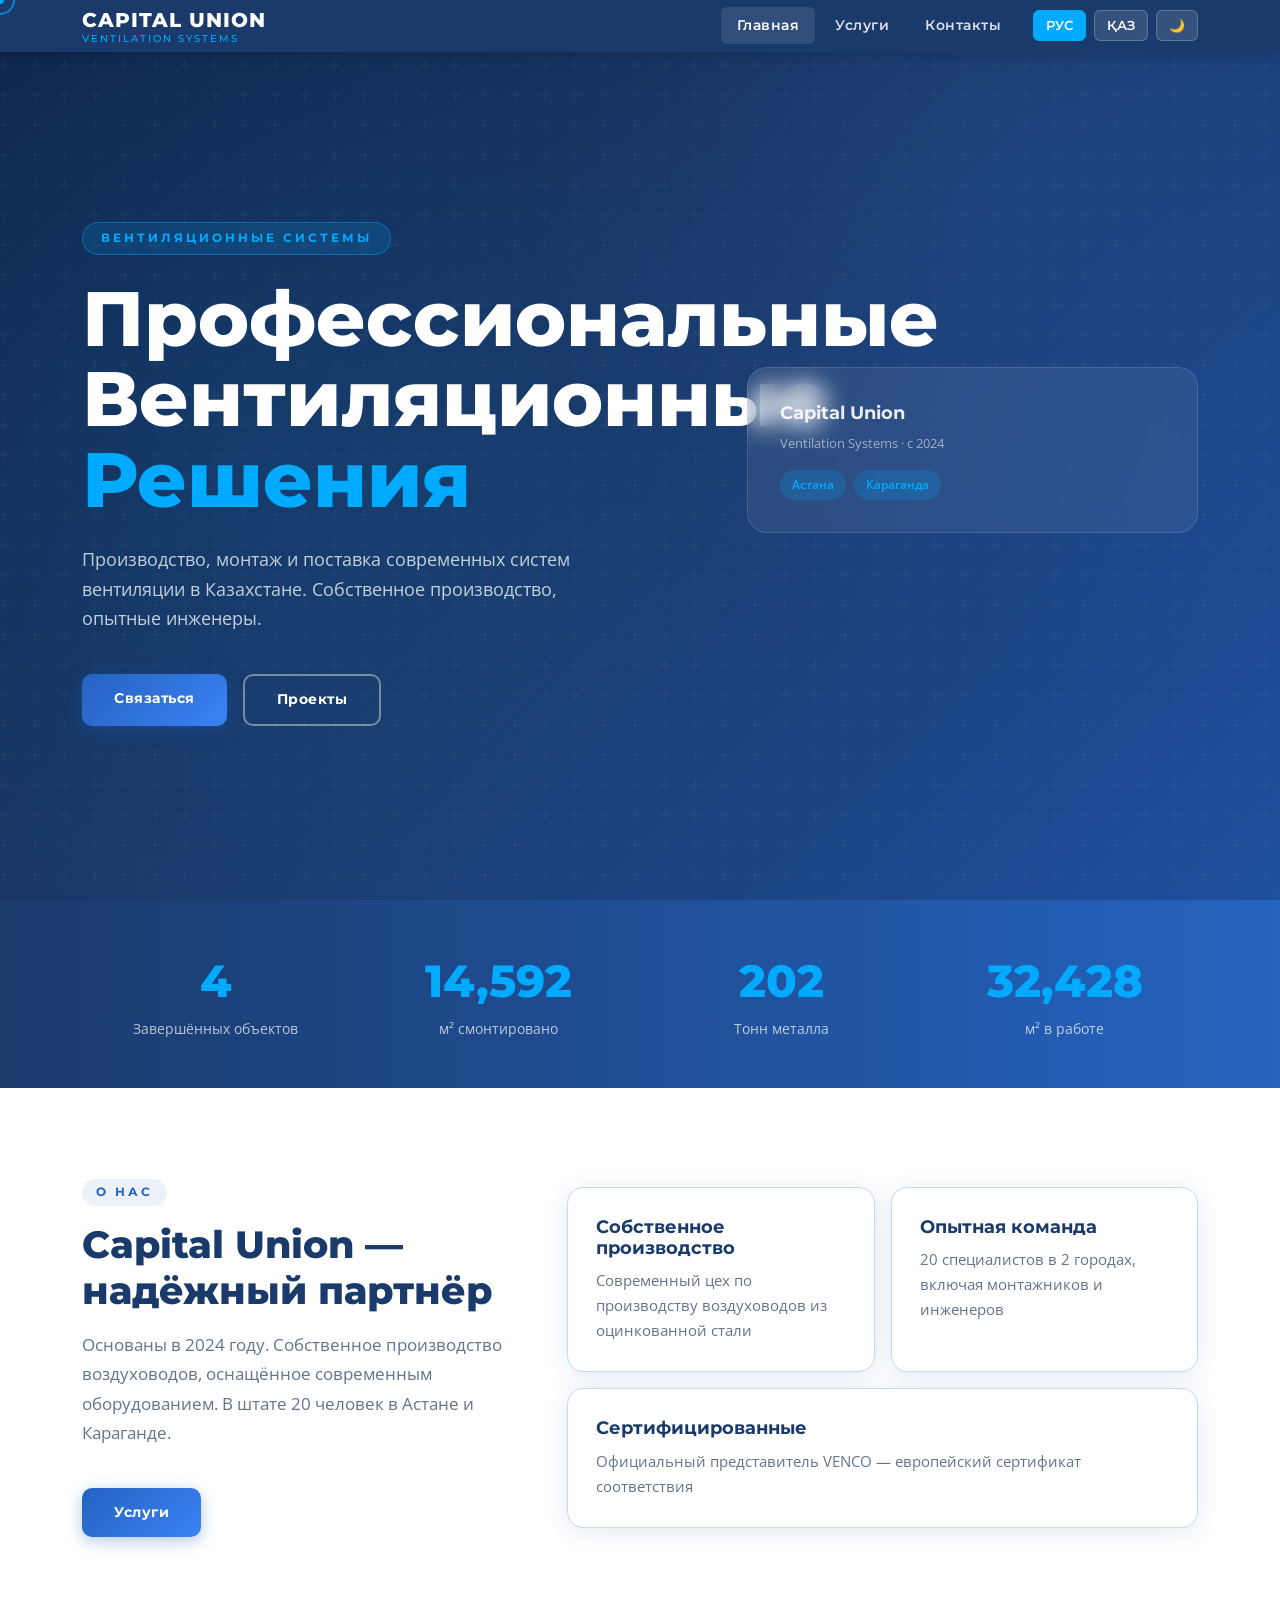
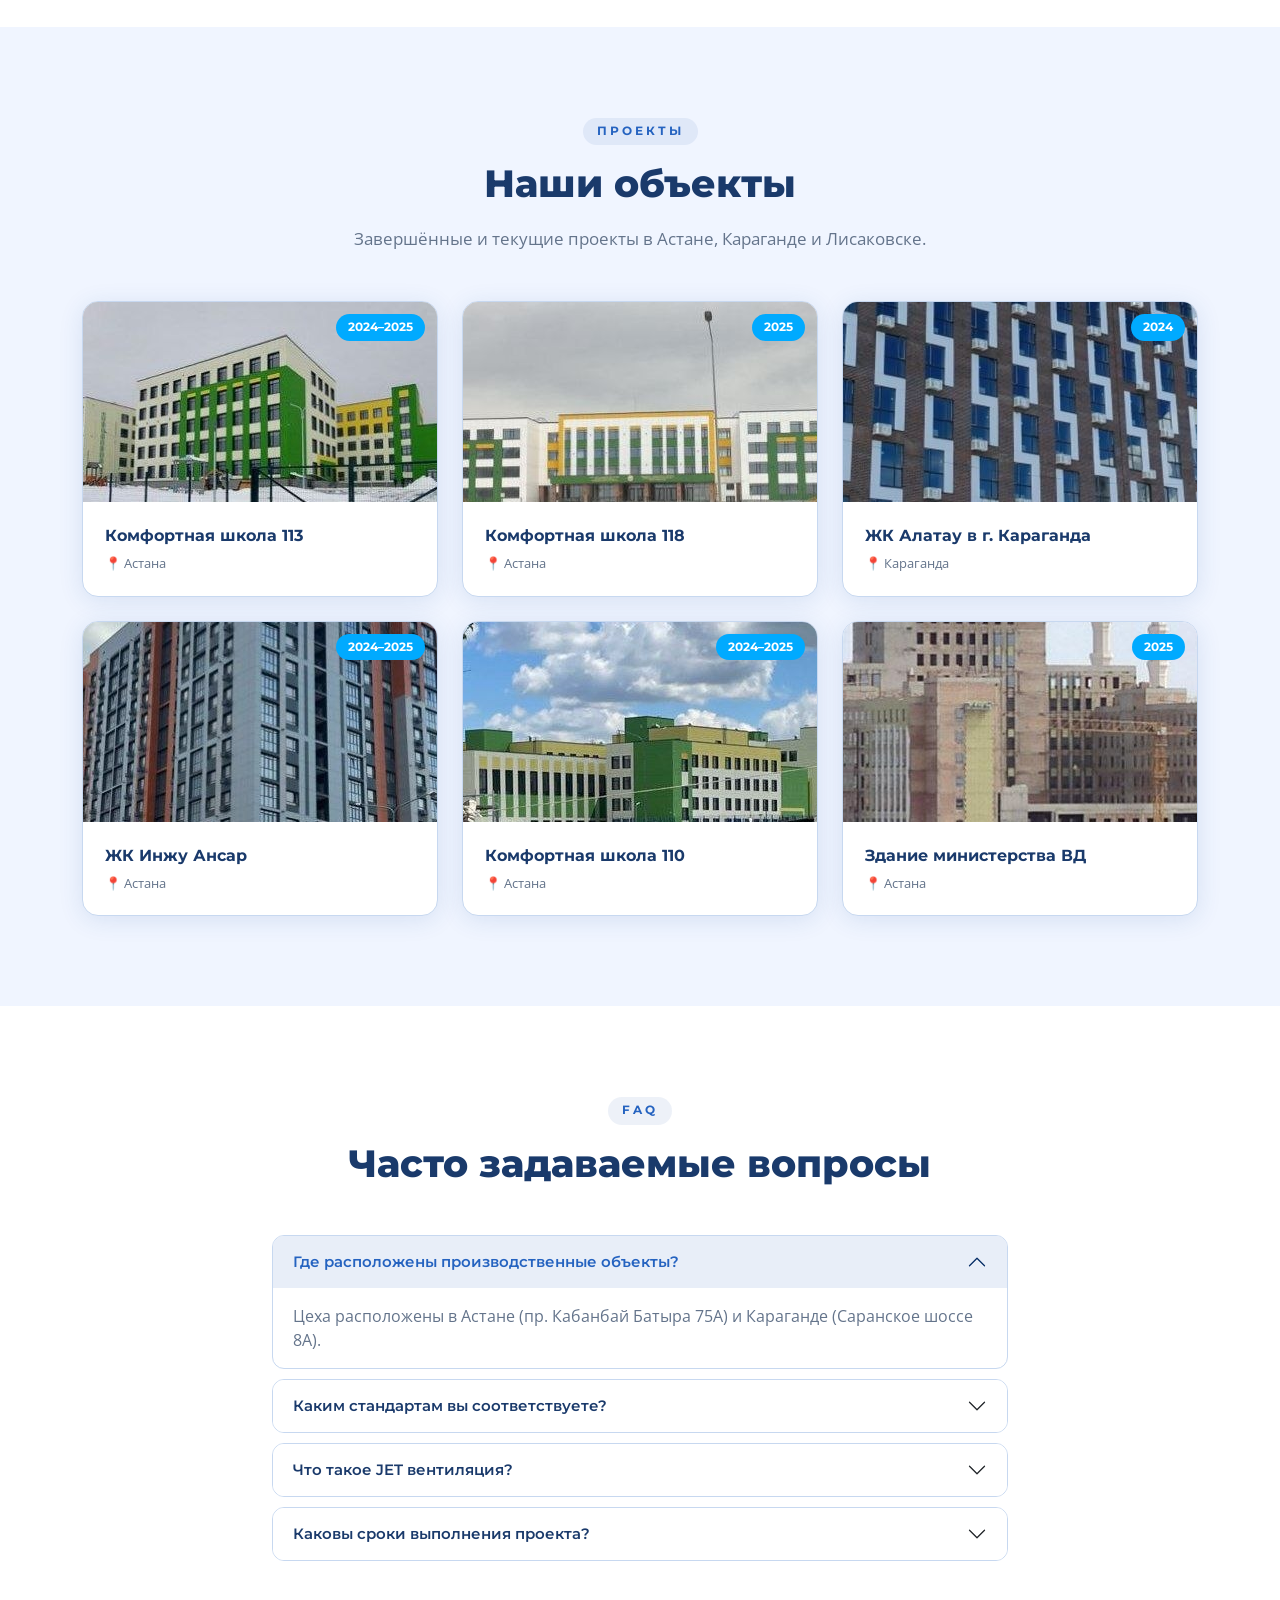
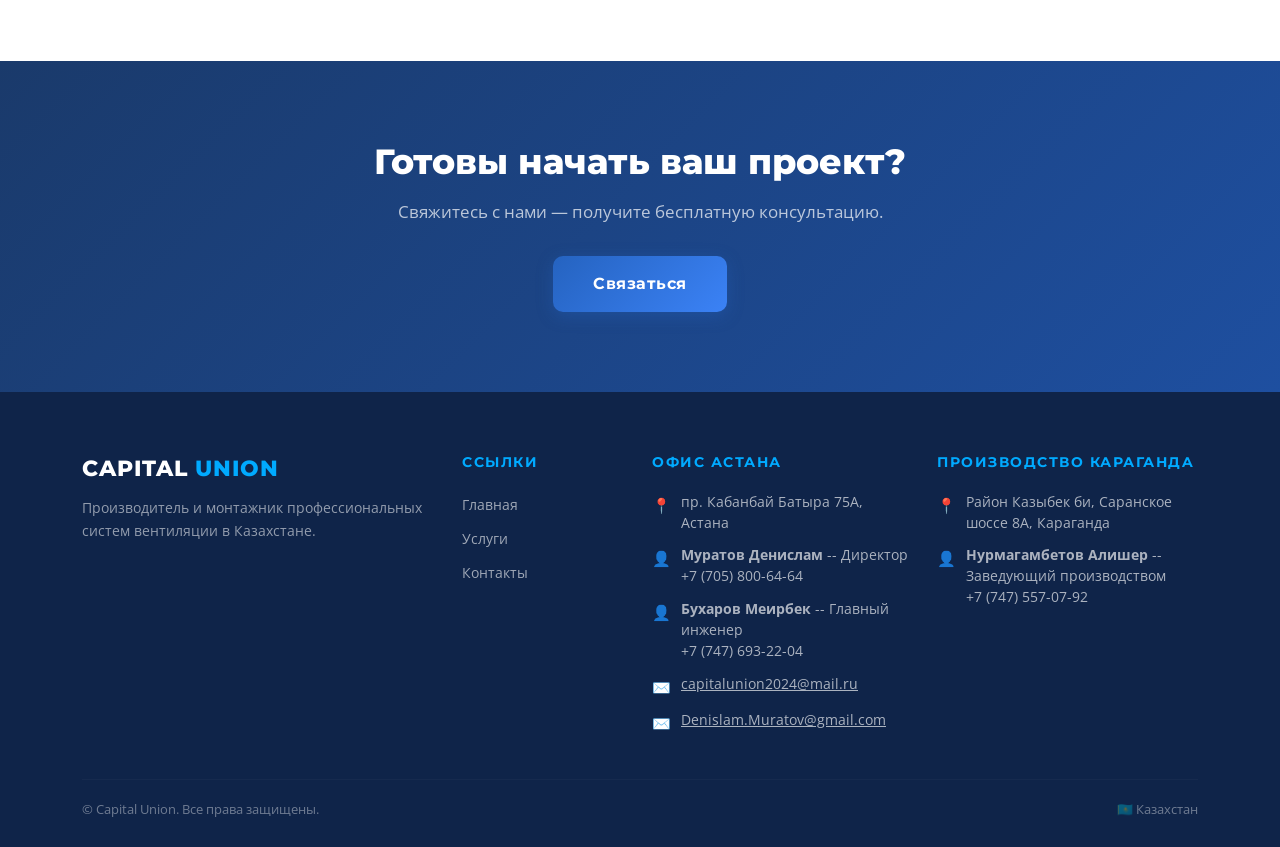
<file: index.html>
<!DOCTYPE html>
<html lang="ru">
<head>
  <meta charset="UTF-8">
  <meta name="viewport" content="width=device-width, initial-scale=1.0">
  <title>Capital Union — Вентиляционные решения</title>
  <link rel="stylesheet" href="https://cdn.jsdelivr.net/npm/bootstrap@5.3.3/dist/css/bootstrap.min.css">
  <link rel="stylesheet" href="style.css">
  <link rel="icon" type="image/jpg" href="favicon.jpg">
</head>
<body>

<div id="navbar-placeholder"></div>
<section class="hero-section" id="hero">
  <div class="hero-bg-pattern"></div>
  <div class="container">
    <div class="row align-items-center min-vh-100 py-5">
      <div class="col-lg-7 hero-content pt-5">
        <div class="hero-eyebrow" data-i18n="hero_eyebrow">Вентиляционные системы</div>
        <h1 class="hero-title">
          <span data-i18n="hero_title_1">Профессиональные</span><br>
          <span data-i18n="hero_title_2">Вентиляционные</span><br>
          <span class="accent-word" data-i18n="hero_title_accent">Решения</span>
        </h1>
        <p class="hero-subtitle" data-i18n="hero_subtitle">
          Производство, монтаж и поставка современных систем вентиляции в Казахстане.
        </p>
        <div class="d-flex flex-wrap gap-3">
          <a href="contact.html" class="btn btn-cu-primary" data-i18n="hero_btn_primary">Связаться</a>
          <a href="#projects" class="btn btn-cu-outline" data-i18n="hero_btn_outline">Проекты</a>
        </div>
      </div>
      <div class="col-lg-5 d-none d-lg-block hero-visual">
        <div class="hero-card-float">
          <div style="color:rgba(255,255,255,0.9);font-family:'Montserrat',sans-serif;font-weight:700;font-size:1.1rem;margin-bottom:8px;">Capital Union</div>
          <div style="color:rgba(255,255,255,0.55);font-size:0.82rem;">Ventilation Systems · с 2024</div>
          <div class="mt-3 d-flex gap-2 flex-wrap">
            <span style="background:rgba(0,170,255,0.2);color:#00aaff;padding:6px 12px;border-radius:20px;font-size:0.75rem;font-weight:600;">Астана</span>
            <span style="background:rgba(0,170,255,0.2);color:#00aaff;padding:6px 12px;border-radius:20px;font-size:0.75rem;font-weight:600;">Карагандa</span>
          </div>
        </div>
      </div>
    </div>
  </div>
</section>

<div class="stats-strip">
  <div class="container">
    <div class="row g-3 text-center">
      <div class="col-6 col-md-3 stat-item">
        <span class="num counter-num" data-target="6">6</span>
        <span class="lbl" data-i18n="stat1_lbl">Завершённых объектов</span>
      </div>
      <div class="col-6 col-md-3 stat-item">
        <span class="num counter-num" data-target="18000">18 000</span>
        <span class="lbl" data-i18n="stat2_lbl">м² воздуховодов смонтировано</span>
      </div>
      <div class="col-6 col-md-3 stat-item">
        <span class="num counter-num" data-target="250">250</span>
        <span class="lbl" data-i18n="stat3_lbl">Тонн металла</span>
      </div>
      <div class="col-6 col-md-3 stat-item">
        <span class="num counter-num" data-target="40000">40 000</span>
        <span class="lbl" data-i18n="stat4_lbl">м² в работе</span>
      </div>
    </div>
  </div>
</div>

<section class="section-pad section-white" id="about">
  <div class="container">
    <div class="row align-items-center g-5">
      <div class="col-lg-5 reveal-left">
        <div class="section-eyebrow" data-i18n="about_eyebrow">О нас</div>
        <h2 class="section-title" data-i18n="about_title">Capital Union — надёжный партнёр</h2>
        <p class="section-desc" data-i18n="about_desc">Основаны в 2024 году. Собственное производство воздуховодов.</p>
        <a href="services.html" class="btn btn-cu-primary mt-4" data-i18n="nav_services">Услуги</a>
      </div>
      <div class="col-lg-7">
        <div class="row g-3">
          <div class="col-md-6 reveal" style="transition-delay:0.1s">
            <div class="cu-card h-100">
              <div class="card-body">
                <h5 class="card-title" data-i18n="about_feat1">Собственное производство</h5>
                <p class="card-text" data-i18n="about_feat1d">Современный цех по производству воздуховодов</p>
              </div>
            </div>
          </div>
          <div class="col-md-6 reveal" style="transition-delay:0.2s">
            <div class="cu-card h-100">
              <div class="card-body">
                <h5 class="card-title" data-i18n="about_feat2">Опытная команда</h5>
                <p class="card-text" data-i18n="about_feat2d">20 специалистов в 2 городах</p>
              </div>
            </div>
          </div>
          <div class="col-12 reveal" style="transition-delay:0.3s">
            <div class="cu-card">
              <div class="card-body">
                <h5 class="card-title" data-i18n="about_feat3">Сертифицированные</h5>
                <p class="card-text" data-i18n="about_feat3d">Официальный представитель VENCO</p>
              </div>
            </div>
          </div>
        </div>
      </div>
    </div>
  </div>
</section>

<section class="section-pad section-bg" id="projects">
  <div class="container">
    <div class="text-center mb-5 reveal">
      <div class="section-eyebrow" data-i18n="proj_eyebrow">Проекты</div>
      <h2 class="section-title" data-i18n="proj_title">Наши объекты</h2>
      <p class="section-desc mx-auto" data-i18n="proj_desc">Завершённые и текущие проекты.</p>
    </div>
    <div class="row g-4">
      <div class="col-md-6 col-lg-4 reveal" style="transition-delay:0.0s">
        <div class="project-card" data-bs-toggle="modal" data-bs-target="#projModal1" style="cursor:none">
          <div class="proj-img-wrap">
            <img src="113.png" alt="113">
            <span class="proj-year">2024–2025</span></div>
          <div class="proj-body">
            <div class="proj-title">Комфортная школа 113</div>
            <div class="proj-city">📍 Астана</div>
          </div>
        </div>
      </div>
      <div class="col-md-6 col-lg-4 reveal" style="transition-delay:0.1s">
        <div class="project-card" data-bs-toggle="modal" data-bs-target="#projModal2" style="cursor:none">
          <div class="proj-img-wrap">
            <img src="118.png" alt="118">
            <span class="proj-year">2025</span></div>
          <div class="proj-body">
            <div class="proj-title">Комфортная школа 118</div>
            <div class="proj-city">📍 Астана</div>
          </div>
        </div>
      </div>
      <div class="col-md-6 col-lg-4 reveal" style="transition-delay:0.2s">
        <div class="project-card" data-bs-toggle="modal" data-bs-target="#projModal3" style="cursor:none">
          <div class="proj-img-wrap">
            <img src="alatau.png" alt="alatau">
            <span class="proj-year">2024</span></div>
          <div class="proj-body">
            <div class="proj-title">ЖК Алатау в г. Карагандa</div>
            <div class="proj-city">📍 Карагандa</div>
          </div>
        </div>
      </div>
      <div class="col-md-6 col-lg-4 reveal" style="transition-delay:0.3s">
        <div class="project-card" data-bs-toggle="modal" data-bs-target="#projModal4" style="cursor:none">
          <div class="proj-img-wrap">
            <img src="inzhu.png" alt="inzhu">
            <span class="proj-year">2024–2025</span></div>
          <div class="proj-body">
            <div class="proj-title">ЖК Инжу Ансар</div>
            <div class="proj-city">📍 Астана</div>
          </div>
        </div>
      </div>
      <div class="col-md-6 col-lg-4 reveal" style="transition-delay:0.4s">
        <div class="project-card" data-bs-toggle="modal" data-bs-target="#projModal5" style="cursor:none">
          <div class="proj-img-wrap">
            <img src="110.png" alt="110">
            <span class="proj-year">2024–2025</span></div>
          <div class="proj-body">
            <div class="proj-title">Комфортная школа 110</div>
            <div class="proj-city">📍 Астана</div>
          </div>
        </div>
      </div>
      <div class="col-md-6 col-lg-4 reveal" style="transition-delay:0.5s">
        <div class="project-card" data-bs-toggle="modal" data-bs-target="#projModal6" style="cursor:none">
          <div class="proj-img-wrap">
            <img src="mvd.png" alt="mvd">
            <span class="proj-year">2025</span></div>
          <div class="proj-body">
            <div class="proj-title">Здание министерства ВД</div>
            <div class="proj-city">📍 Астана</div>
          </div>
        </div>
      </div>
    </div>
  </div>
</section>

<section class="section-pad section-white" id="faq">
  <div class="container">
    <div class="row justify-content-center">
      <div class="col-lg-8">
        <div class="text-center mb-5 reveal">
          <div class="section-eyebrow" data-i18n="faq_eyebrow">FAQ</div>
          <h2 class="section-title" data-i18n="faq_title">Часто задаваемые вопросы</h2>
        </div>
        <div class="accordion reveal" id="faqAccordion">
          <div class="accordion-item">
            <h2 class="accordion-header">
              <button class="accordion-button" type="button" data-bs-toggle="collapse" data-bs-target="#faq1">
                <span data-i18n="faq_q1">Где расположены производственные объекты?</span>
              </button>
            </h2>
            <div id="faq1" class="accordion-collapse collapse show" data-bs-parent="#faqAccordion">
              <div class="accordion-body" style="color:var(--cu-gray);" data-i18n="faq_a1">Цеха расположены в Астане и Карагандe.</div>
            </div>
          </div>
          <div class="accordion-item">
            <h2 class="accordion-header">
              <button class="accordion-button collapsed" type="button" data-bs-toggle="collapse" data-bs-target="#faq2">
                <span data-i18n="faq_q2">Каким стандартам вы соответствуете?</span>
              </button>
            </h2>
            <div id="faq2" class="accordion-collapse collapse" data-bs-parent="#faqAccordion">
              <div class="accordion-body" style="color:var(--cu-gray);" data-i18n="faq_a2">Всё оборудование VENCO имеет европейский сертификат.</div>
            </div>
          </div>
          <div class="accordion-item">
            <h2 class="accordion-header">
              <button class="accordion-button collapsed" type="button" data-bs-toggle="collapse" data-bs-target="#faq3">
                <span data-i18n="faq_q3">Что такое JET вентиляция?</span>
              </button>
            </h2>
            <div id="faq3" class="accordion-collapse collapse" data-bs-parent="#faqAccordion">
              <div class="accordion-body" style="color:var(--cu-gray);" data-i18n="faq_a3">JET вентиляция — система для паркингов.</div>
            </div>
          </div>
          <div class="accordion-item">
            <h2 class="accordion-header">
              <button class="accordion-button collapsed" type="button" data-bs-toggle="collapse" data-bs-target="#faq4">
                <span data-i18n="faq_q4">Каковы сроки выполнения проекта?</span>
              </button>
            </h2>
            <div id="faq4" class="accordion-collapse collapse" data-bs-parent="#faqAccordion">
              <div class="accordion-body" style="color:var(--cu-gray);" data-i18n="faq_a4">Зависит от объёма объекта. 2–4 недели или 3–6 месяцев.</div>
            </div>
          </div>
        </div>
      </div>
    </div>
  </div>
</section>

<section style="background:linear-gradient(135deg,#1a3a6b,#1e4fa0);padding:80px 0;">
  <div class="container text-center reveal">
    <h2 style="font-family:'Montserrat',sans-serif;font-weight:800;color:#fff;font-size:2.2rem;margin-bottom:16px;" data-i18n="cta_title">Готовы начать ваш проект?</h2>
    <p style="color:rgba(255,255,255,0.7);font-size:1.05rem;margin-bottom:32px;" data-i18n="cta_desc">Свяжитесь с нами — получите бесплатную консультацию.</p>
    <a href="contact.html" class="btn btn-cu-primary" style="font-size:1rem;padding:16px 40px;" data-i18n="cta_btn">Связаться</a>
  </div>
</section>

<div id="footer-placeholder"></div>

<div class="modal fade" id="projModal1" tabindex="-1">
  <div class="modal-dialog modal-dialog-centered">
    <div class="modal-content">
      <div class="modal-header">
        <h5 class="modal-title"> Комфортная школа 113</h5>
        <button type="button" class="btn-close btn-close-white" data-bs-dismiss="modal"></button>
      </div>
      <div class="modal-body">
        <p><strong>Год:</strong> 2024–2025 &nbsp; <strong>Город:</strong> Астана</p>
        <p>Монтаж полного комплекса вентиляционных систем. Сдан в срок.</p>
      </div>
    </div>
  </div>
</div>
<div class="modal fade" id="projModal2" tabindex="-1">
  <div class="modal-dialog modal-dialog-centered">
    <div class="modal-content">
      <div class="modal-header">
        <h5 class="modal-title"> Комфортная школа 118</h5>
        <button type="button" class="btn-close btn-close-white" data-bs-dismiss="modal"></button>
      </div>
      <div class="modal-body">
        <p><strong>Год:</strong> 2025 &nbsp; <strong>Город:</strong> Астана</p>
        <p>Крупный образовательный объект. Полный цикл — производство, доставка, монтаж.</p>
      </div>
    </div>
  </div>
</div>
<div class="modal fade" id="projModal3" tabindex="-1">
  <div class="modal-dialog modal-dialog-centered">
    <div class="modal-content">
      <div class="modal-header">
        <h5 class="modal-title"> ЖК в г. Карагандa</h5>
        <button type="button" class="btn-close btn-close-white" data-bs-dismiss="modal"></button>
      </div>
      <div class="modal-body">
        <p><strong>Год:</strong> 2024 &nbsp; <strong>Город:</strong> Карагандa</p>
        <p>Один из первых объектов компании. Успешно завершён в 2024 году.</p>
      </div>
    </div>
  </div>
</div>
<div class="modal fade" id="projModal4" tabindex="-1">
  <div class="modal-dialog modal-dialog-centered">
    <div class="modal-content">
      <div class="modal-header">
        <h5 class="modal-title"> ЖК Инжу Ансар</h5>
        <button type="button" class="btn-close btn-close-white" data-bs-dismiss="modal"></button>
      </div>
      <div class="modal-body">
        <p><strong>Год:</strong> 2024–2025 &nbsp; <strong>Город:</strong> Астана</p>
        <p>Жилой комплекс в Астане. Монтаж вентиляции для многоэтажного здания.</p>
      </div>
    </div>
  </div>
</div>
<div class="modal fade" id="projModal5" tabindex="-1">
  <div class="modal-dialog modal-dialog-centered">
    <div class="modal-content">
      <div class="modal-header">
        <h5 class="modal-title"> Комфортная школа 110</h5>
        <button type="button" class="btn-close btn-close-white" data-bs-dismiss="modal"></button>
      </div>
      <div class="modal-body">
        <p><strong>Год:</strong> 2024–2025 &nbsp; <strong>Город:</strong> Астана</p>
        <p>Объект в рамках государственной программы «Комфортная школа». Монтаж выполнен в полном объёме.</p>
      </div>
    </div>
  </div>
</div>
<div class="modal fade" id="projModal6" tabindex="-1">
  <div class="modal-dialog modal-dialog-centered">
    <div class="modal-content">
      <div class="modal-header">
        <h5 class="modal-title"> Здание министерства ВД</h5>
        <button type="button" class="btn-close btn-close-white" data-bs-dismiss="modal"></button>
      </div>
      <div class="modal-body">
        <p><strong>Год:</strong> 2025 &nbsp; <strong>Город:</strong> Астана</p>
        <p>Государственный объект. Высокие требования к качеству. Реализован в установленные сроки.</p>
      </div>
    </div>
  </div>
</div>

<script src="https://cdn.jsdelivr.net/npm/bootstrap@5.3.3/dist/js/bootstrap.bundle.min.js"></script>
<script src="https://code.jquery.com/jquery-3.7.1.min.js"></script>
<script src="shared-layout.js"></script>
<script src="main.js"></script>
</body>
</html>
</file>
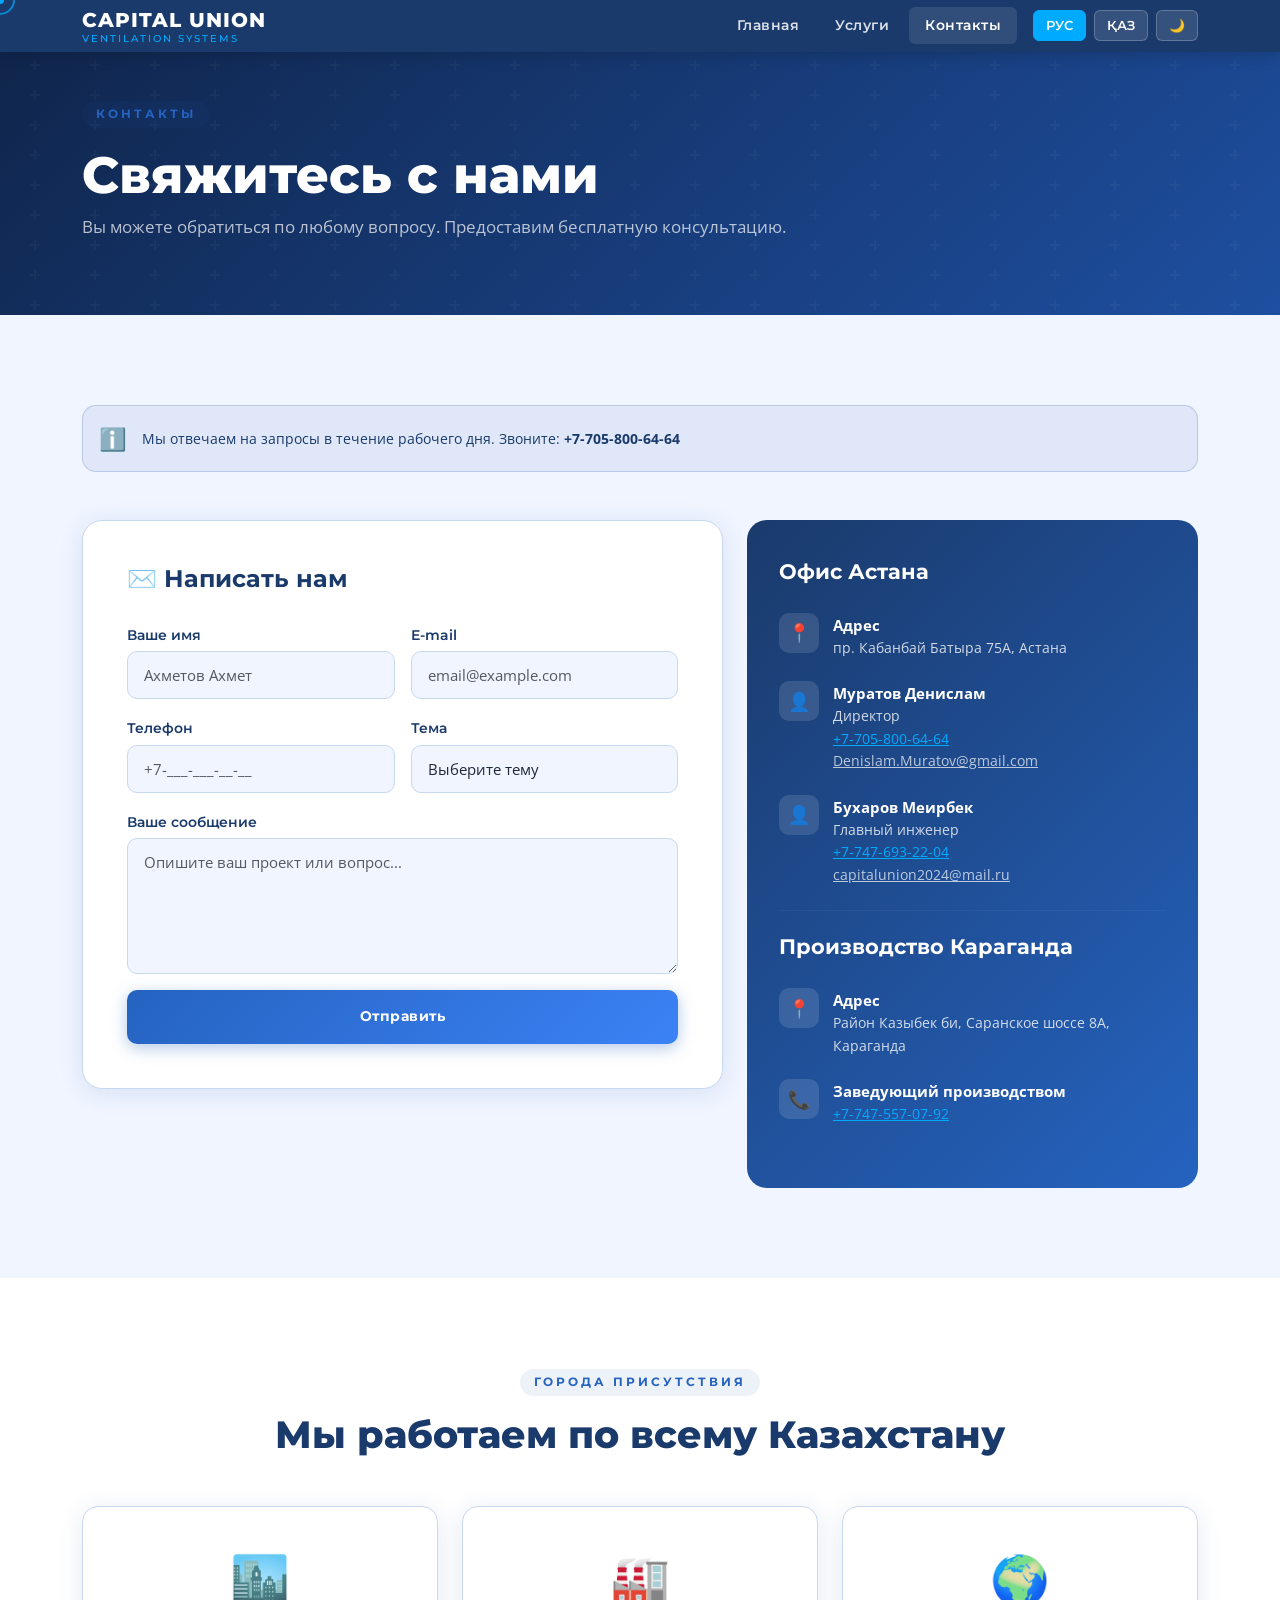
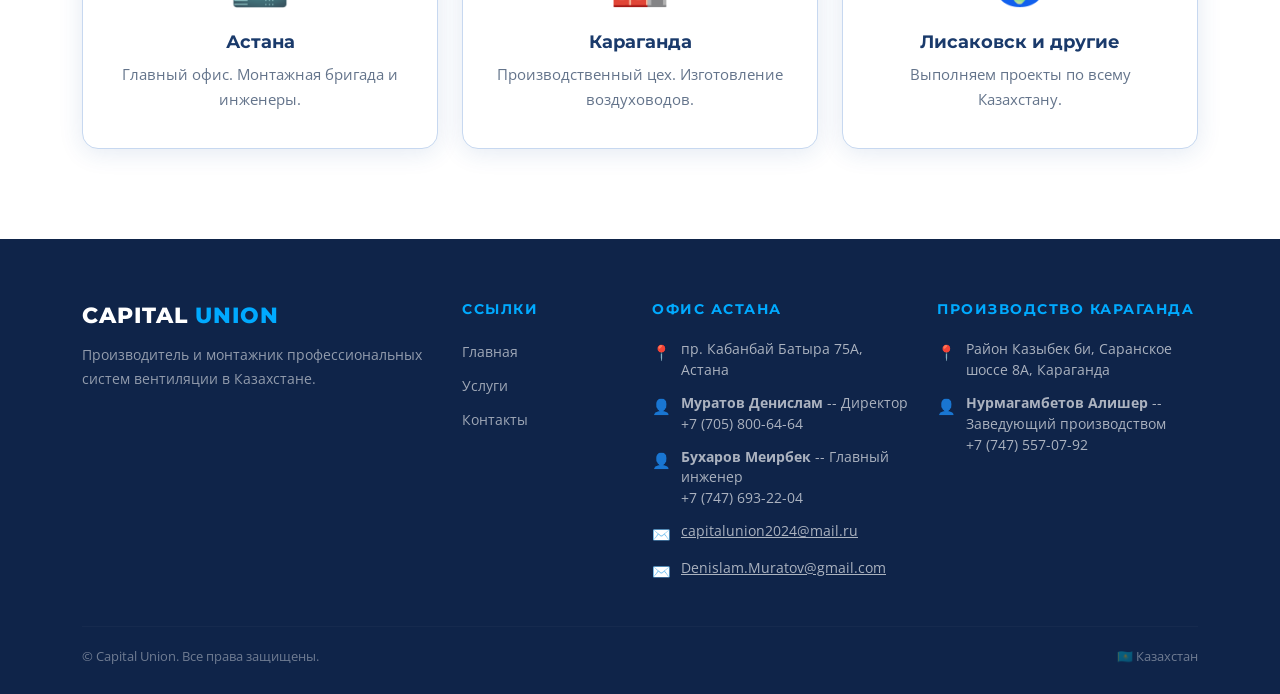
<file: contact.html>
<!DOCTYPE html>
<html lang="ru">
<head>
  <meta charset="UTF-8">
  <meta name="viewport" content="width=device-width, initial-scale=1.0">
  <title>Capital Union — Контакты</title>
  <link rel="icon" type="image/jpg" href="favicon.jpg">
  <link rel="stylesheet" href="https://cdn.jsdelivr.net/npm/bootstrap@5.3.3/dist/css/bootstrap.min.css">
  <link rel="stylesheet" href="style.css">
</head>
<body>


<div id="navbar-placeholder"></div>
<section class="page-header">
  <div class="container" style="position:relative;z-index:2;">
    <div class="section-eyebrow" data-i18n="contact_eyebrow">Контакты</div>
    <h1 data-i18n="contact_title">Свяжитесь с нами</h1>
    <p data-i18n="contact_desc">Вы можете обратиться по любому вопросу. Предоставим бесплатную консультацию.</p>
  </div>
</section>
<section class="section-pad contact-section">
  <div class="container">
    <div class="alert d-flex align-items-center gap-3 mb-5 reveal" style="background:rgba(30,79,160,0.08);border:1px solid rgba(30,79,160,0.2);border-radius:14px;color:var(--cu-blue-dark);">
      <span style="font-size:22px;">ℹ️</span>
      <span style="font-size:0.9rem;">Мы отвечаем на запросы в течение рабочего дня. Звоните: <strong>+7-705-800-64-64</strong></span>
    </div>
    <div class="row g-4">
      <div class="col-lg-7 reveal-left">
        <div class="contact-card">
          <h4 style="font-family:'Montserrat',sans-serif;font-weight:700;color:var(--cu-blue-dark);margin-bottom:28px;">
            <span style="color:var(--cu-accent);">✉️</span> Написать нам
          </h4>
          <div id="formSuccess" class="d-none" style="text-align:center;padding:40px 20px;">
            <div style="font-size:56px;margin-bottom:16px;">✅</div>
            <h5 style="font-family:'Montserrat',sans-serif;font-weight:700;color:var(--cu-blue-dark);margin-bottom:10px;">
              Сообщение отправлено!
            </h5>
            <p style="color:#555;margin-bottom:24px;">Мы свяжемся с вами в течение рабочего дня.</p>
            <button onclick="resetForm()" class="btn btn-cu-primary" style="padding:12px 32px;">
              Отправить ещё одно
            </button>
          </div>
          <div id="formError" class="d-none" style="background:rgba(220,53,69,0.08);border:1px solid rgba(220,53,69,0.25);border-radius:12px;padding:16px 20px;margin-bottom:20px;color:#b02a37;font-size:0.9rem;">
            ⚠️ Что-то пошло не так. Попробуйте снова или напишите нам напрямую.
          </div>
          <form id="contactForm" novalidate>
            <input type="hidden" name="access_key" value="af0784cd-f87f-4c1a-b442-40bc7b46f508">
            <input type="checkbox" name="botcheck" style="display:none;" tabindex="-1" autocomplete="off">
            <input type="hidden" name="redirect" value="false">
            <div class="row g-3">
              <div class="col-md-6">
                <label class="form-label" data-i18n="form_name">Ваше имя</label>
                <input type="text" name="name" class="form-control" required placeholder="Ахметов Ахмет">
              </div>
              <div class="col-md-6">
                <label class="form-label" data-i18n="form_email">E-mail</label>
                <input type="email" name="email" class="form-control" required placeholder="email@example.com">
              </div>
              <div class="col-md-6">
                <label class="form-label" data-i18n="form_phone">Телефон</label>
                <input type="tel" name="phone" class="form-control" placeholder="+7-___-___-__-__">
              </div>
              <div class="col-md-6">
                <label class="form-label" data-i18n="form_subject">Тема</label>
                <select name="subject" class="form-select">
                  <option value="" data-i18n="form_subj_opt0">Выберите тему</option>
                  <option value="Вопрос по проекту" data-i18n="form_subj_opt1">Вопрос по проекту</option>
                  <option value="Коммерческое предложение" data-i18n="form_subj_opt2">Коммерческое предложение</option>
                  <option value="Техническая консультация" data-i18n="form_subj_opt3">Техническая консультация</option>
                  <option value="Другое" data-i18n="form_subj_opt4">Другое</option>
                </select>
              </div>
              <div class="col-12">
                <label class="form-label" data-i18n="form_message">Ваше сообщение</label>
                <textarea name="message" class="form-control" rows="5" required placeholder="Опишите ваш проект или вопрос..."></textarea>
              </div>
              <div class="col-12">
                <button type="submit" id="submitBtn" class="btn btn-cu-primary w-100" style="padding:16px;">
                  <span id="submitBtnText" data-i18n="form_submit">Отправить</span>
                  <span id="submitBtnSpinner" class="spinner-border spinner-border-sm ms-2 d-none" role="status"></span>
                </button>
              </div>
            </div>
          </form>
        </div>
      </div>
      <div class="col-lg-5 reveal-right">
        <div class="contact-info-block">
          <h4 data-i18n="astana_office">Офис Астана</h4>
          <div class="cinfo-item">
            <div class="cinfo-icon">📍</div>
            <div>
              <strong>Адрес</strong>
              <p>пр. Кабанбай Батыра 75А, Астана</p>
            </div>
          </div>
          <div class="cinfo-item">
            <div class="cinfo-icon">👤</div>
            <div>
              <strong>Муратов Денислам</strong>
              <p><span data-i18n="director">Директор</span><br>
              <a href="tel:+77058006464" style="color:var(--cu-accent);">+7-705-800-64-64</a><br>
              <a href="mailto:Denislam.Muratov@gmail.com" style="color:rgba(255,255,255,0.7);">Denislam.Muratov@gmail.com</a></p>
            </div>
          </div>
          <div class="cinfo-item">
            <div class="cinfo-icon">👤</div>
            <div>
              <strong>Бухаров Меирбек</strong>
              <p><span data-i18n="chief_engineer">Главный инженер</span><br>
              <a href="tel:+77476932204" style="color:var(--cu-accent);">+7-747-693-22-04</a><br>
              <a href="mailto:capitalunion2024@mail.ru" style="color:rgba(255,255,255,0.7);">capitalunion2024@mail.ru</a></p>
            </div>
          </div>
          <hr style="border-color:rgba(255,255,255,0.15);margin:24px 0;">
          <h4 data-i18n="karaganda_office">Производство Карагандa</h4>
          <div class="cinfo-item">
            <div class="cinfo-icon">📍</div>
            <div>
              <strong>Адрес</strong>
              <p>Район Казыбек би, Саранское шоссе 8А, Карагандa</p>
            </div>
          </div>
          <div class="cinfo-item">
            <div class="cinfo-icon">📞</div>
            <div>
              <strong data-i18n="production_manager">Заведующий производством</strong>
              <p><a href="tel:+77475570792" style="color:var(--cu-accent);">+7-747-557-07-92</a></p>
            </div>
          </div>
        </div>
      </div>

    </div>
  </div>
</section>
<section class="section-pad section-white">
  <div class="container">
    <div class="text-center mb-5 reveal">
      <div class="section-eyebrow">Города присутствия</div>
      <h2 class="section-title">Мы работаем по всему Казахстану</h2>
    </div>
    <div class="row g-4 justify-content-center">
      <div class="col-md-4 reveal" style="transition-delay:0.0s">
        <div class="cu-card text-center">
          <div class="card-body" style="padding:36px 28px;">
            <div style="font-size:48px;margin-bottom:16px;">🏙️</div>
            <h5 class="card-title">Астана</h5>
            <p class="card-text">Главный офис. Монтажная бригада и инженеры.</p>
          </div>
        </div>
      </div>
      <div class="col-md-4 reveal" style="transition-delay:0.15s">
        <div class="cu-card text-center">
          <div class="card-body" style="padding:36px 28px;">
            <div style="font-size:48px;margin-bottom:16px;">🏭</div>
            <h5 class="card-title">Карагандa</h5>
            <p class="card-text">Производственный цех. Изготовление воздуховодов.</p>
          </div>
        </div>
      </div>
      <div class="col-md-4 reveal" style="transition-delay:0.3s">
        <div class="cu-card text-center">
          <div class="card-body" style="padding:36px 28px;">
            <div style="font-size:48px;margin-bottom:16px;">🌍</div>
            <h5 class="card-title">Лисаковск и другие</h5>
            <p class="card-text">Выполняем проекты по всему Казахстану.</p>
          </div>
        </div>
      </div>
    </div>
  </div>
</section>

<div id="footer-placeholder"></div>

<script src="https://cdn.jsdelivr.net/npm/bootstrap@5.3.3/dist/js/bootstrap.bundle.min.js"></script>
<script src="https://code.jquery.com/jquery-3.7.1.min.js"></script>
<script src="shared-layout.js"></script>
<script src="main.js"></script>

<script>
  const form = document.getElementById('contactForm');
  const successBox = document.getElementById('formSuccess');
  const errorBox = document.getElementById('formError');
  const submitBtn = document.getElementById('submitBtn');
  const submitBtnText = document.getElementById('submitBtnText');
  const submitBtnSpinner = document.getElementById('submitBtnSpinner');

  form.addEventListener('submit', async function (e) {
    e.preventDefault();

    if (!form.checkValidity()) {
      form.classList.add('was-validated');
      return;
    }

    submitBtn.disabled = true;
    submitBtnSpinner.classList.remove('d-none');
    submitBtnText.textContent = 'Отправка...';
    errorBox.classList.add('d-none');

    const formData = new FormData(form);
    const data = Object.fromEntries(formData);

    try {
      const response = await fetch('https://api.web3forms.com/submit', {
        method: 'POST',
        headers: { 'Content-Type': 'application/json', 'Accept': 'application/json' },
        body: JSON.stringify(data)
      });

      const result = await response.json();

      if (result.success) {
        form.classList.add('d-none');
        successBox.classList.remove('d-none');
      } else {
        throw new Error(result.message || 'Submit failed');
      }
    } catch (err) {
      console.error('Web3Forms error:', err);
      errorBox.classList.remove('d-none');
      submitBtn.disabled = false;
      submitBtnSpinner.classList.add('d-none');
      submitBtnText.textContent = 'Отправить';
    }
  });

  function resetForm() {
    form.reset();
    form.classList.remove('was-validated', 'd-none');
    successBox.classList.add('d-none');
    errorBox.classList.add('d-none');
    submitBtn.disabled = false;
    submitBtnSpinner.classList.add('d-none');
    submitBtnText.textContent = 'Отправить';
  }
</script>

</body>
</html>
</file>
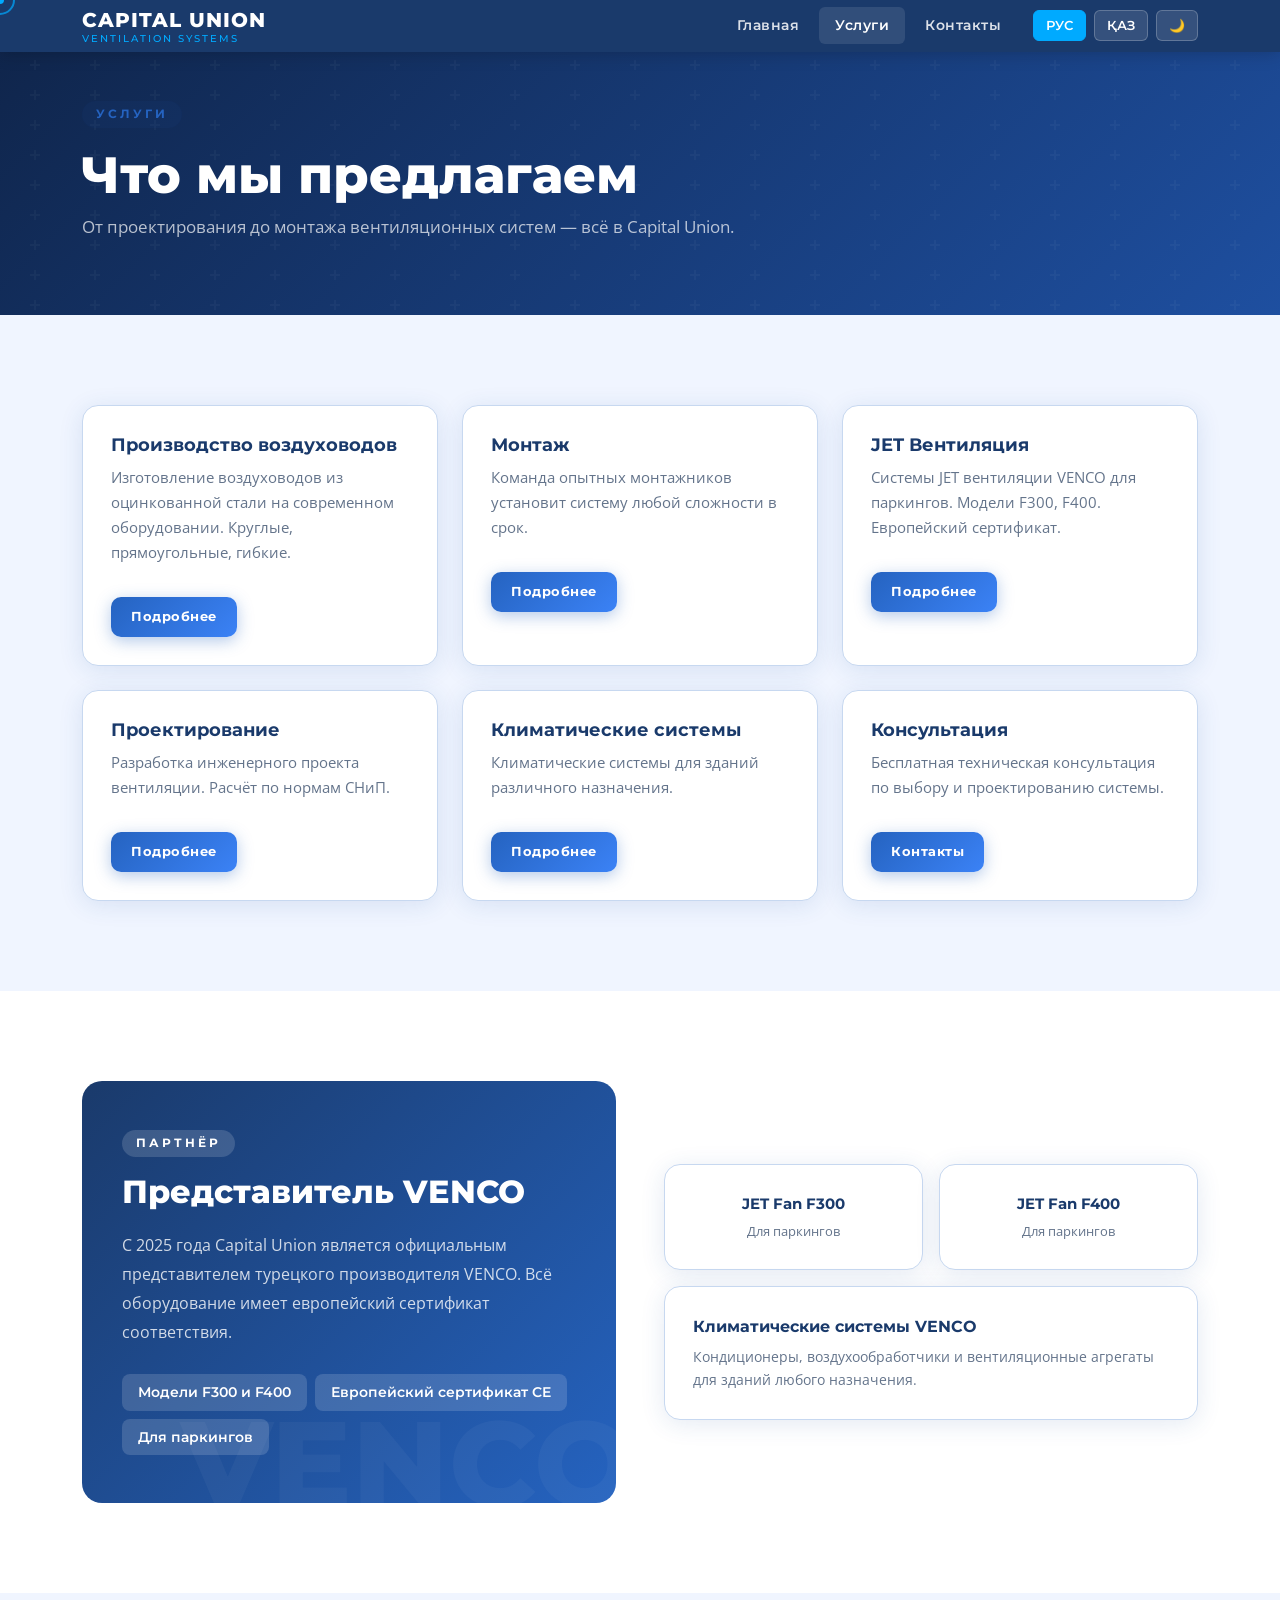
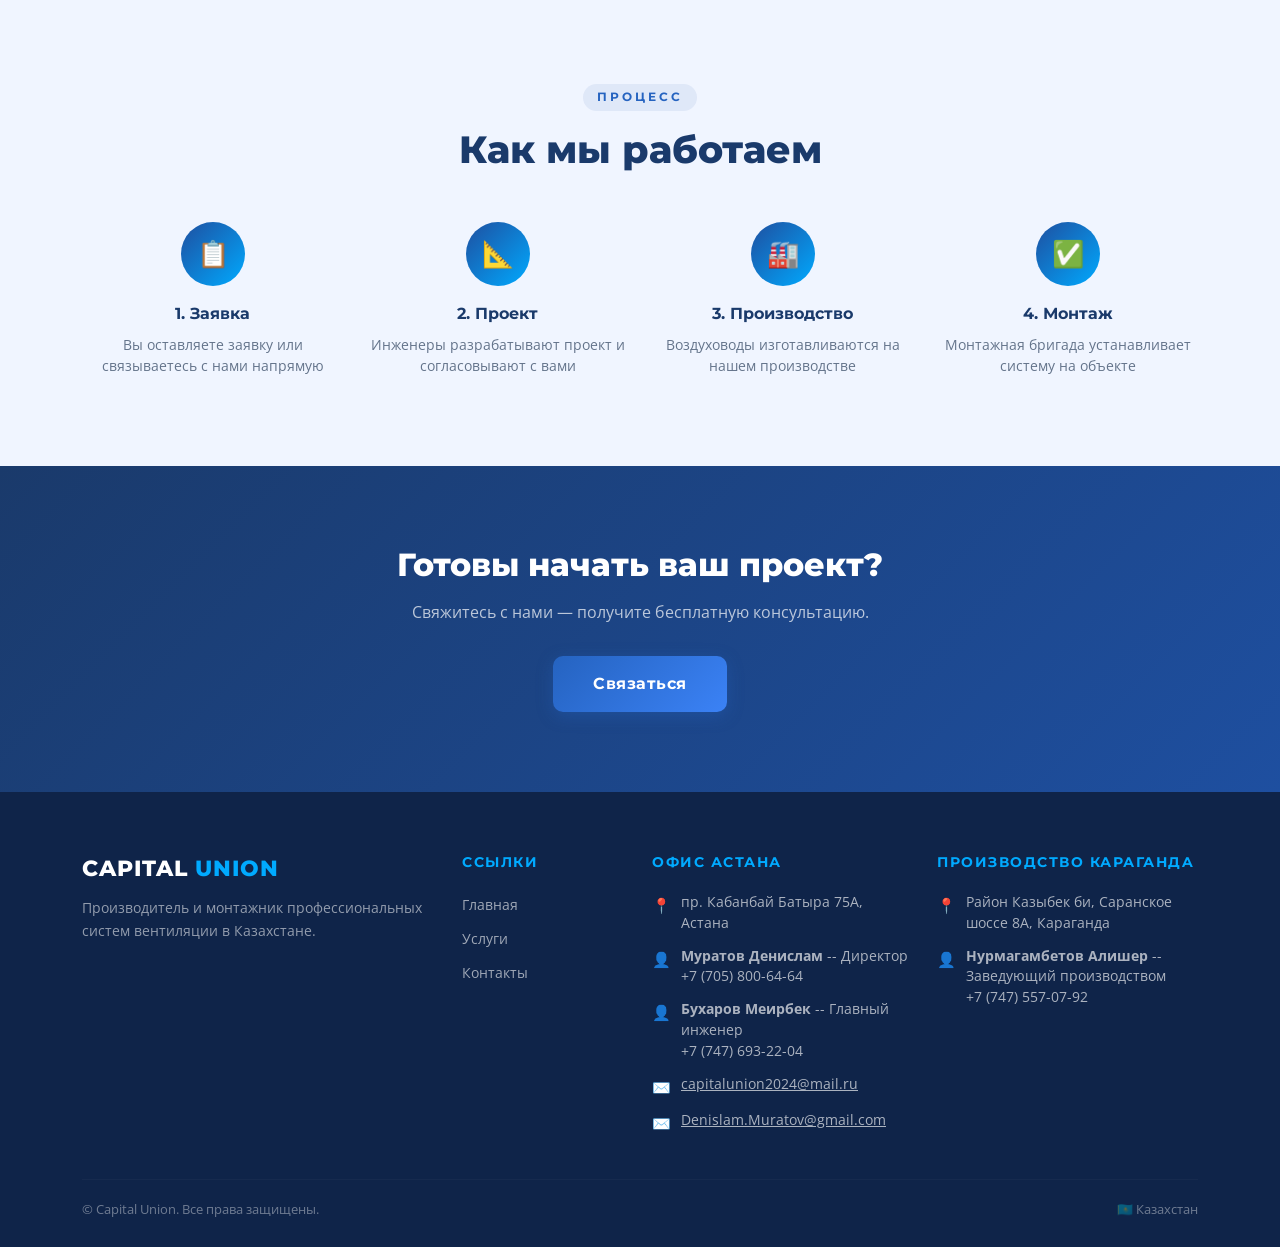
<file: services.html>
<!DOCTYPE html>
<html lang="ru">
<head>
  <meta charset="UTF-8">
  <meta name="viewport" content="width=device-width, initial-scale=1.0">
  <title>Capital Union — Услуги</title>
  <link rel="stylesheet" href="https://cdn.jsdelivr.net/npm/bootstrap@5.3.3/dist/css/bootstrap.min.css">
  <link rel="stylesheet" href="style.css">
  <link rel="icon" type="image/jpg" href="favicon.jpg">
</head>
<body>

<div id="navbar-placeholder"></div>

<section class="page-header">
  <div class="container" style="position:relative;z-index:2;">
    <div class="section-eyebrow" data-i18n="serv_eyebrow">Услуги</div>
    <h1 data-i18n="serv_title">Что мы предлагаем</h1>
    <p data-i18n="serv_desc">От проектирования до монтажа вентиляционных систем — всё в Capital Union.</p>
  </div>
</section>

<section class="section-pad section-bg">
  <div class="container">
    <div class="row g-4">

      <div class="col-md-6 col-lg-4 reveal" style="transition-delay:0.0s">
        <div class="cu-card h-100">
          <div class="card-body">
            <h5 class="card-title" data-i18n="serv1_title">Производство воздуховодов</h5>
            <p class="card-text" data-i18n="serv1_desc">Изготовление воздуховодов из оцинкованной стали на современном оборудовании.</p>
            <button class="btn btn-cu-primary mt-3" style="font-size:0.82rem;padding:10px 20px;" data-bs-toggle="modal" data-bs-target="#serv1Modal">Подробнее</button>
          </div>
        </div>
      </div>

      <div class="col-md-6 col-lg-4 reveal" style="transition-delay:0.1s">
        <div class="cu-card h-100">
          <div class="card-body">
            <h5 class="card-title" data-i18n="serv2_title">Монтаж</h5>
            <p class="card-text" data-i18n="serv2_desc">Команда опытных монтажников установит систему любой сложности в срок.</p>
            <button class="btn btn-cu-primary mt-3" style="font-size:0.82rem;padding:10px 20px;" data-bs-toggle="modal" data-bs-target="#serv2Modal">Подробнее</button>
          </div>
        </div>
      </div>

      <div class="col-md-6 col-lg-4 reveal" style="transition-delay:0.2s">
        <div class="cu-card h-100">
          <div class="card-body">
            <h5 class="card-title" data-i18n="serv3_title">JET Вентиляция</h5>
            <p class="card-text" data-i18n="serv3_desc">Системы JET вентиляции VENCO для паркингов. Модели F300, F400.</p>
            <button class="btn btn-cu-primary mt-3" style="font-size:0.82rem;padding:10px 20px;" data-bs-toggle="modal" data-bs-target="#serv3Modal">Подробнее</button>
          </div>
        </div>
      </div>

      <div class="col-md-6 col-lg-4 reveal" style="transition-delay:0.3s">
        <div class="cu-card h-100">
          <div class="card-body">
            <h5 class="card-title" data-i18n="serv4_title">Проектирование</h5>
            <p class="card-text" data-i18n="serv4_desc">Разработка инженерного проекта вентиляции. Расчёт по нормам СНиП.</p>
            <button class="btn btn-cu-primary mt-3" style="font-size:0.82rem;padding:10px 20px;" data-bs-toggle="modal" data-bs-target="#serv4Modal">Подробнее</button>
          </div>
        </div>
      </div>

      <div class="col-md-6 col-lg-4 reveal" style="transition-delay:0.4s">
        <div class="cu-card h-100">
          <div class="card-body">
            <h5 class="card-title" data-i18n="serv5_title">Климатические системы</h5>
            <p class="card-text" data-i18n="serv5_desc">Климатические системы для зданий различного назначения.</p>
            <button class="btn btn-cu-primary mt-3" style="font-size:0.82rem;padding:10px 20px;" data-bs-toggle="modal" data-bs-target="#serv5Modal">Подробнее</button>
          </div>
        </div>
      </div>

      <div class="col-md-6 col-lg-4 reveal" style="transition-delay:0.5s">
        <div class="cu-card h-100">
          <div class="card-body">
            <h5 class="card-title" data-i18n="serv6_title">Консультация</h5>
            <p class="card-text" data-i18n="serv6_desc">Бесплатная техническая консультация по выбору системы.</p>
            <a href="contact.html" class="btn btn-cu-primary mt-3" style="font-size:0.82rem;padding:10px 20px;" data-i18n="nav_contact">Контакты</a>
          </div>
        </div>
      </div>

    </div>
  </div>
</section>

<section class="section-pad section-white">
  <div class="container">
    <div class="row align-items-center g-5">
      <div class="col-lg-6 reveal-left">
        <div class="partner-block">
          <div class="section-eyebrow" style="background:rgba(255,255,255,0.15);color:#fff;" data-i18n="venco_eyebrow">Партнёр</div>
          <h2 style="font-family:'Montserrat',sans-serif;font-weight:800;font-size:2rem;color:#fff;margin-bottom:20px;" data-i18n="venco_title">Представитель VENCO</h2>
          <p style="color:rgba(255,255,255,0.8);line-height:1.8;margin-bottom:28px;" data-i18n="venco_desc">
            С 2025 года Capital Union является официальным представителем VENCO.
          </p>
          <div class="d-flex flex-wrap gap-2">
            <span style="background:rgba(255,255,255,0.15);color:#fff;padding:8px 16px;border-radius:8px;font-size:0.85rem;font-family:'Montserrat',sans-serif;font-weight:600;" data-i18n="venco_feat1">Модели F300 и F400</span>
            <span style="background:rgba(255,255,255,0.15);color:#fff;padding:8px 16px;border-radius:8px;font-size:0.85rem;font-family:'Montserrat',sans-serif;font-weight:600;" data-i18n="venco_feat2">Европейский CE сертификат</span>
            <span style="background:rgba(255,255,255,0.15);color:#fff;padding:8px 16px;border-radius:8px;font-size:0.85rem;font-family:'Montserrat',sans-serif;font-weight:600;" data-i18n="venco_feat3">Для паркингов</span>
          </div>
        </div>
      </div>
      <div class="col-lg-6 reveal-right">
        <div class="row g-3">
          <div class="col-6">
            <div class="cu-card h-100">
              <div class="card-body text-center">
                <div style="font-family:'Montserrat',sans-serif;font-weight:700;color:var(--cu-blue-dark);font-size:0.95rem;">JET Fan F300</div>
                <div style="color:var(--cu-gray);font-size:0.8rem;margin-top:6px;">Для паркингов</div>
              </div>
            </div>
          </div>
          <div class="col-6">
            <div class="cu-card h-100">
              <div class="card-body text-center">
                <div style="font-family:'Montserrat',sans-serif;font-weight:700;color:var(--cu-blue-dark);font-size:0.95rem;">JET Fan F400</div>
                <div style="color:var(--cu-gray);font-size:0.8rem;margin-top:6px;">Для паркингов</div>
              </div>
            </div>
          </div>
          <div class="col-12">
            <div class="cu-card">
              <div class="card-body">
                <div style="font-family:'Montserrat',sans-serif;font-weight:700;color:var(--cu-blue-dark);margin-bottom:6px;">Климатические системы VENCO</div>
                <div style="color:var(--cu-gray);font-size:0.85rem;line-height:1.7;">Кондиционеры, воздухообработчики и вентиляционные агрегаты для зданий любого назначения.</div>
              </div>
            </div>
          </div>
        </div>
      </div>
    </div>
  </div>
</section>

<section class="section-pad section-bg">
  <div class="container">
    <div class="text-center mb-5 reveal">
      <div class="section-eyebrow">Процесс</div>
      <h2 class="section-title">Как мы работаем</h2>
    </div>
    <div class="row g-4 justify-content-center">
      <div class="col-md-3 col-sm-6 text-center reveal" style="transition-delay:0.0s">
        <div style="width:64px;height:64px;border-radius:50%;background:linear-gradient(135deg,var(--cu-blue),var(--cu-accent));display:flex;align-items:center;justify-content:center;font-size:26px;margin:0 auto 16px;">📋</div>
        <div style="font-family:'Montserrat',sans-serif;font-weight:700;color:var(--cu-blue-dark);margin-bottom:8px;">1. Заявка</div>
        <div style="color:var(--cu-gray);font-size:0.88rem;">Вы оставляете заявку или связываетесь с нами напрямую</div>
      </div>
      <div class="col-md-3 col-sm-6 text-center reveal" style="transition-delay:0.15s">
        <div style="width:64px;height:64px;border-radius:50%;background:linear-gradient(135deg,var(--cu-blue),var(--cu-accent));display:flex;align-items:center;justify-content:center;font-size:26px;margin:0 auto 16px;">📐</div>
        <div style="font-family:'Montserrat',sans-serif;font-weight:700;color:var(--cu-blue-dark);margin-bottom:8px;">2. Проект</div>
        <div style="color:var(--cu-gray);font-size:0.88rem;">Инженеры разрабатывают проект и согласовывают с вами</div>
      </div>
      <div class="col-md-3 col-sm-6 text-center reveal" style="transition-delay:0.3s">
        <div style="width:64px;height:64px;border-radius:50%;background:linear-gradient(135deg,var(--cu-blue),var(--cu-accent));display:flex;align-items:center;justify-content:center;font-size:26px;margin:0 auto 16px;">🏭</div>
        <div style="font-family:'Montserrat',sans-serif;font-weight:700;color:var(--cu-blue-dark);margin-bottom:8px;">3. Производство</div>
        <div style="color:var(--cu-gray);font-size:0.88rem;">Воздуховоды изготавливаются на нашем производстве</div>
      </div>
      <div class="col-md-3 col-sm-6 text-center reveal" style="transition-delay:0.45s">
        <div style="width:64px;height:64px;border-radius:50%;background:linear-gradient(135deg,var(--cu-blue),var(--cu-accent));display:flex;align-items:center;justify-content:center;font-size:26px;margin:0 auto 16px;">✅</div>
        <div style="font-family:'Montserrat',sans-serif;font-weight:700;color:var(--cu-blue-dark);margin-bottom:8px;">4. Монтаж</div>
        <div style="color:var(--cu-gray);font-size:0.88rem;">Монтажная бригада устанавливает систему на объекте</div>
      </div>
    </div>
  </div>
</section>

<section style="background:linear-gradient(135deg,#1a3a6b,#1e4fa0);padding:80px 0;">
  <div class="container text-center reveal">
    <h2 style="font-family:'Montserrat',sans-serif;font-weight:800;color:#fff;font-size:2rem;margin-bottom:16px;" data-i18n="cta_title">Готовы начать ваш проект?</h2>
    <p style="color:rgba(255,255,255,0.7);font-size:1rem;margin-bottom:32px;" data-i18n="cta_desc">Свяжитесь с нами — получите бесплатную консультацию.</p>
    <a href="contact.html" class="btn btn-cu-primary" style="font-size:1rem;padding:16px 40px;" data-i18n="cta_btn">Связаться</a>
  </div>
</section>

<div id="footer-placeholder"></div>

<div class="modal fade" id="serv1Modal" tabindex="-1">
  <div class="modal-dialog modal-dialog-centered">
    <div class="modal-content">
      <div class="modal-header">
        <h5 class="modal-title">🏭 Производство воздуховодов</h5>
        <button type="button" class="btn-close btn-close-white" data-bs-dismiss="modal"></button>
      </div>
      <div class="modal-body">
        <p>Изготавливаем воздуховоды на собственном производстве в Астане и Карагандe. Оцинкованная сталь высокого качества. Круглые, прямоугольные и гибкие форматы.</p>
        <p><strong>Объём:</strong> До 40 000 м² в текущих проектах.</p>
      </div>
    </div>
  </div>
</div>
<div class="modal fade" id="serv2Modal" tabindex="-1">
  <div class="modal-dialog modal-dialog-centered">
    <div class="modal-content">
      <div class="modal-header">
        <h5 class="modal-title">🔧 Монтаж систем</h5>
        <button type="button" class="btn-close btn-close-white" data-bs-dismiss="modal"></button>
      </div>
      <div class="modal-body">
        <p>Бригады монтажников с опытом работы на объектах любой сложности. Работаем по всему Казахстану. Соблюдаем нормы СНиП и сроки договора.</p>
      </div>
    </div>
  </div>
</div>
<div class="modal fade" id="serv3Modal" tabindex="-1">
  <div class="modal-dialog modal-dialog-centered">
    <div class="modal-content">
      <div class="modal-header">
        <h5 class="modal-title">🌀 JET Вентиляция VENCO</h5>
        <button type="button" class="btn-close btn-close-white" data-bs-dismiss="modal"></button>
      </div>
      <div class="modal-body">
        <p>С 2025 года Capital Union — официальный дистрибьютор VENCO. JET вентиляторы серий F300 и F400 для паркингов.</p>
        <p><strong>Сертификат:</strong> Европейский CE.</p>
      </div>
    </div>
  </div>
</div>
<div class="modal fade" id="serv4Modal" tabindex="-1">
  <div class="modal-dialog modal-dialog-centered">
    <div class="modal-content">
      <div class="modal-header">
        <h5 class="modal-title">📐 Проектирование</h5>
        <button type="button" class="btn-close btn-close-white" data-bs-dismiss="modal"></button>
      </div>
      <div class="modal-body">
        <p>Инженеры разрабатывают рабочую документацию для систем вентиляции, дымоудаления и кондиционирования. Расчёты по СНиП.</p>
      </div>
    </div>
  </div>
</div>
<div class="modal fade" id="serv5Modal" tabindex="-1">
  <div class="modal-dialog modal-dialog-centered">
    <div class="modal-content">
      <div class="modal-header">
        <h5 class="modal-title">❄️ Климатические системы</h5>
        <button type="button" class="btn-close btn-close-white" data-bs-dismiss="modal"></button>
      </div>
      <div class="modal-body">
        <p>Поставка и монтаж климатических систем от VENCO для офисных зданий, жилых комплексов и промышленных объектов.</p>
      </div>
    </div>
  </div>
</div>

<script src="https://cdn.jsdelivr.net/npm/bootstrap@5.3.3/dist/js/bootstrap.bundle.min.js"></script>
<script src="https://code.jquery.com/jquery-3.7.1.min.js"></script>
<script src="shared-layout.js"></script>
<script src="main.js"></script>
</body>
</html>
</file>
<file: style.css>
@import url('https://fonts.googleapis.com/css2?family=Montserrat:wght@400;600;700;800&family=Open+Sans:wght@400;500;600&display=swap');

:root {
  --cu-blue-dark:   #1a3a6b;
  --cu-blue:        #1e4fa0;
  --cu-blue-mid:    #2563c0;
  --cu-blue-light:  #3b82f6;
  --cu-accent:      #00aaff;
  --cu-white:       #ffffff;
  --cu-off-white:   #f0f5ff;
  --cu-gray-light:  #e8eef8;
  --cu-gray:        #64748b;
  --cu-text:        #1e293b;
  --cu-card-bg:     #ffffff;
  --cu-nav-bg:      #1a3a6b;
  --cu-footer-bg:   #0f2449;
  --cu-section-bg:  #f0f5ff;
  --cu-border:      #c7d8f0;
  --cu-shadow:      0 4px 24px rgba(30, 79, 160, 0.12);
  --transition:     0.3s ease;
}

body.dark-theme {
  --cu-text:        #e2e8f0;
  --cu-card-bg:     #162040;
  --cu-section-bg:  #0d1b36;
  --cu-off-white:   #0d1b36;
  --cu-border:      #2a4a7f;
  --cu-gray-light:  #1e3260;
  --cu-shadow:      0 4px 24px rgba(0, 0, 0, 0.4);
}

*, *::before, *::after { box-sizing: border-box; margin: 0; padding: 0; }

html { scroll-behavior: smooth; }

body {
  font-family: 'Open Sans', sans-serif;
  color: var(--cu-text);
  background: var(--cu-off-white);
  transition: background var(--transition), color var(--transition);
  overflow-x: hidden;
  cursor: none;
}

.cursor-dot {
  width: 8px; height: 8px;
  background: var(--cu-accent);
  border-radius: 50%;
  position: fixed;
  pointer-events: none;
  z-index: 99999;
  transform: translate(-50%, -50%);
  transition: transform 0.1s;
}
.cursor-ring {
  width: 30px; height: 30px;
  border: 2px solid var(--cu-accent);
  border-radius: 50%;
  position: fixed;
  pointer-events: none;
  z-index: 99998;
  transform: translate(-50%, -50%);
  transition: transform 0.15s ease, width 0.2s, height 0.2s, opacity 0.2s;
  opacity: 0.7;
}
body:hover .cursor-ring { opacity: 1; }

#scrollTopBtn {
  position: fixed;
  bottom: 36px;
  right: 28px;
  z-index: 9999;
  width: 48px; height: 48px;
  border-radius: 50%;
  background: var(--cu-blue-mid);
  color: #fff;
  border: none;
  font-size: 22px;
  display: flex;
  align-items: center;
  justify-content: center;
  box-shadow: 0 4px 16px rgba(30, 79, 160, 0.4);
  cursor: none;
  opacity: 0;
  pointer-events: none;
  transition: opacity 0.3s, transform 0.2s;
}
#scrollTopBtn.visible {
  opacity: 1;
  pointer-events: all;
}
#scrollTopBtn:hover {
  background: var(--cu-accent);
  transform: translateY(-3px);
}

.navbar {
  background: var(--cu-nav-bg) !important;
  box-shadow: 0 2px 16px rgba(0,0,0,0.18);
  padding: 0 0;
}
.navbar-brand {
  display: flex;
  align-items: center;
  gap: 12px;
  font-family: 'Montserrat', sans-serif;
  font-weight: 800;
  font-size: 1.25rem;
  color: #fff !important;
  letter-spacing: 1px;
}
.navbar-brand .brand-logo-icon {
  width: 44px; height: 44px;
  background: linear-gradient(135deg, var(--cu-blue-mid), var(--cu-accent));
  border-radius: 10px;
  display: flex;
  align-items: center;
  justify-content: center;
  font-size: 20px;
}
.navbar-brand span.brand-sub {
  font-size: 0.65rem;
  font-weight: 500;
  letter-spacing: 2px;
  color: var(--cu-accent);
  display: block;
  margin-top: -4px;
}
.nav-link {
  color: rgba(255,255,255,0.85) !important;
  font-family: 'Montserrat', sans-serif;
  font-weight: 600;
  font-size: 0.88rem;
  letter-spacing: 0.5px;
  padding: 8px 16px !important;
  transition: color var(--transition), background var(--transition);
  border-radius: 6px;
}
.nav-link:hover, .nav-link.active {
  color: #fff !important;
  background: rgba(255,255,255,0.1);
}
.nav-controls {
  display: flex;
  align-items: center;
  gap: 8px;
}

.lang-btn, .theme-btn {
  background: rgba(255,255,255,0.12);
  border: 1px solid rgba(255,255,255,0.22);
  color: #fff;
  border-radius: 6px;
  padding: 5px 12px;
  font-size: 0.8rem;
  font-family: 'Montserrat', sans-serif;
  font-weight: 600;
  cursor: none;
  transition: background var(--transition), border-color var(--transition);
}
.lang-btn:hover, .theme-btn:hover {
  background: rgba(255,255,255,0.22);
  border-color: var(--cu-accent);
  color: var(--cu-accent);
}
.lang-btn.active-lang {
  background: var(--cu-accent);
  border-color: var(--cu-accent);
  color: #fff;
}

.hero-section {
  position: relative;
  min-height: 100vh;
  display: flex;
  align-items: center;
  overflow: hidden;
  background: linear-gradient(135deg, #0f2449 0%, #1a3a6b 50%, #1e4fa0 100%);
}
.hero-bg-pattern {
  position: absolute;
  inset: 0;
  background-image: 
    radial-gradient(circle at 20% 50%, rgba(0,170,255,0.08) 0%, transparent 50%),
    radial-gradient(circle at 80% 20%, rgba(59,130,246,0.1) 0%, transparent 40%),
    url("data:image/svg+xml,%3Csvg width='60' height='60' viewBox='0 0 60 60' xmlns='http://www.w3.org/2000/svg'%3E%3Cg fill='none' fill-rule='evenodd'%3E%3Cg fill='%23ffffff' fill-opacity='0.03'%3E%3Cpath d='M36 34v-4h-2v4h-4v2h4v4h2v-4h4v-2h-4zm0-30V0h-2v4h-4v2h4v4h2V6h4V4h-4zM6 34v-4H4v4H0v2h4v4h2v-4h4v-2H6zM6 4V0H4v4H0v2h4v4h2V6h4V4H6z'/%3E%3C/g%3E%3C/g%3E%3C%2Fsvg%3E");
  pointer-events: none;
}
.hero-content {
  position: relative;
  z-index: 2;
}
.hero-eyebrow {
  display: inline-block;
  background: rgba(0,170,255,0.15);
  border: 1px solid rgba(0,170,255,0.4);
  color: var(--cu-accent);
  font-family: 'Montserrat', sans-serif;
  font-size: 0.78rem;
  font-weight: 700;
  letter-spacing: 3px;
  text-transform: uppercase;
  padding: 6px 18px;
  border-radius: 100px;
  margin-bottom: 24px;
}
.hero-title {
  font-family: 'Montserrat', sans-serif;
  font-weight: 800;
  font-size: clamp(2.5rem, 6vw, 5rem);
  line-height: 1.05;
  color: #fff;
  margin-bottom: 24px;
}
.hero-title .accent-word {
  color: var(--cu-accent);
  position: relative;
}
.hero-subtitle {
  font-size: 1.1rem;
  color: rgba(255,255,255,0.75);
  max-width: 540px;
  margin-bottom: 40px;
  line-height: 1.7;
}
.hero-stats {
  display: flex;
  gap: 32px;
  flex-wrap: wrap;
  margin-top: 48px;
  padding-top: 40px;
  border-top: 1px solid rgba(255,255,255,0.12);
}
.hero-stat .stat-num {
  font-family: 'Montserrat', sans-serif;
  font-size: 2rem;
  font-weight: 800;
  color: var(--cu-accent);
}
.hero-stat .stat-label {
  font-size: 0.8rem;
  color: rgba(255,255,255,0.6);
  margin-top: 2px;
}
.hero-visual {
  position: relative;
  z-index: 2;
}
.hero-card-float {
  background: rgba(255,255,255,0.07);
  backdrop-filter: blur(12px);
  border: 1px solid rgba(255,255,255,0.12);
  border-radius: 20px;
  padding: 32px;
  animation: floatY 4s ease-in-out infinite;
}
@keyframes floatY {
  0%, 100% { transform: translateY(0); }
  50% { transform: translateY(-14px); }
}
.hero-icon-grid {
  display: grid;
  grid-template-columns: repeat(3, 1fr);
  gap: 16px;
  margin-bottom: 24px;
}
.hero-icon-item {
  background: rgba(255,255,255,0.08);
  border-radius: 12px;
  padding: 16px;
  text-align: center;
  font-size: 28px;
  transition: background var(--transition);
}
.hero-icon-item:hover { background: rgba(0,170,255,0.15); }

.section-pad { padding: 90px 0; }
.section-bg { background: var(--cu-section-bg); }
.section-white { background: var(--cu-card-bg); }

.section-eyebrow {
  display: inline-block;
  background: rgba(30, 79, 160, 0.08);
  color: var(--cu-blue-mid);
  font-family: 'Montserrat', sans-serif;
  font-size: 0.72rem;
  font-weight: 700;
  letter-spacing: 3px;
  text-transform: uppercase;
  padding: 5px 14px;
  border-radius: 100px;
  margin-bottom: 16px;
}
.section-title {
  font-family: 'Montserrat', sans-serif;
  font-weight: 800;
  font-size: clamp(1.8rem, 3vw, 2.6rem);
  color: var(--cu-blue-dark);
  margin-bottom: 16px;
  line-height: 1.2;
}
body.dark-theme .section-title { color: #fff; }
body.dark-theme .section-eyebrow { background: rgba(0,170,255,0.12); color: var(--cu-accent); }

.section-desc {
  color: var(--cu-gray);
  font-size: 1.05rem;
  max-width: 600px;
  line-height: 1.75;
}

.cu-card {
  background: var(--cu-card-bg);
  border-radius: 16px;
  border: 1px solid var(--cu-border);
  overflow: hidden;
  box-shadow: var(--cu-shadow);
  transition: transform var(--transition), box-shadow var(--transition), border-color var(--transition);
  height: 100%;
}
.cu-card:hover {
  transform: translateY(-6px);
  box-shadow: 0 16px 48px rgba(30,79,160,0.18);
  border-color: var(--cu-blue-light);
}
.cu-card .card-icon {
  width: 56px; height: 56px;
  border-radius: 14px;
  background: linear-gradient(135deg, var(--cu-blue), var(--cu-accent));
  display: flex; align-items: center; justify-content: center;
  font-size: 26px;
  margin-bottom: 20px;
  flex-shrink: 0;
}
.cu-card .card-body { padding: 28px; }
.cu-card .card-title {
  font-family: 'Montserrat', sans-serif;
  font-weight: 700;
  font-size: 1.1rem;
  color: var(--cu-blue-dark);
  margin-bottom: 10px;
}
body.dark-theme .cu-card .card-title { color: var(--cu-accent); }
.cu-card .card-text { color: var(--cu-gray); font-size: 0.92rem; line-height: 1.7; }

.btn-cu-primary {
  background: linear-gradient(135deg, var(--cu-blue-mid), var(--cu-blue-light));
  border: none;
  color: #fff;
  font-family: 'Montserrat', sans-serif;
  font-weight: 700;
  font-size: 0.9rem;
  padding: 14px 32px;
  border-radius: 10px;
  letter-spacing: 0.5px;
  transition: all var(--transition);
  cursor: none;
  box-shadow: 0 4px 16px rgba(37,99,192,0.35);
}
.btn-cu-primary:hover {
  transform: translateY(-2px);
  box-shadow: 0 8px 28px rgba(37,99,192,0.45);
  color: #fff;
}
.btn-cu-outline {
  background: transparent;
  border: 2px solid rgba(255,255,255,0.4);
  color: #fff;
  font-family: 'Montserrat', sans-serif;
  font-weight: 700;
  font-size: 0.9rem;
  padding: 13px 32px;
  border-radius: 10px;
  letter-spacing: 0.5px;
  transition: all var(--transition);
  cursor: none;
}
.btn-cu-outline:hover {
  border-color: var(--cu-accent);
  color: var(--cu-accent);
  background: rgba(0,170,255,0.08);
}

.stats-strip {
  background: linear-gradient(90deg, var(--cu-blue-dark), var(--cu-blue-mid));
  padding: 48px 0;
}
.stat-item { text-align: center; }
.stat-item .num {
  font-family: 'Montserrat', sans-serif;
  font-size: 2.8rem;
  font-weight: 800;
  color: var(--cu-accent);
  display: block;
}
.stat-item .lbl {
  font-size: 0.85rem;
  color: rgba(255,255,255,0.7);
  margin-top: 4px;
  display: block;
}

.project-card {
  background: var(--cu-card-bg);
  border: 1px solid var(--cu-border);
  border-radius: 16px;
  overflow: hidden;
  transition: transform var(--transition), box-shadow var(--transition);
  box-shadow: var(--cu-shadow);
}
.project-card:hover {
  transform: translateY(-5px);
  box-shadow: 0 16px 40px rgba(30,79,160,0.18);
}
.project-card .proj-img-wrap {
  height: 200px;
  background: linear-gradient(135deg, var(--cu-blue-dark), var(--cu-blue-mid));
  display: flex; align-items: center; justify-content: center;
  font-size: 60px;
  position: relative;
  overflow: hidden;
}
.project-card .proj-year {
  position: absolute;
  top: 12px; right: 12px;
  background: var(--cu-accent);
  color: #fff;
  font-family: 'Montserrat', sans-serif;
  font-weight: 700;
  font-size: 0.78rem;
  padding: 4px 12px;
  border-radius: 100px;
}
.project-card .proj-body { padding: 22px; }
.project-card .proj-title {
  font-family: 'Montserrat', sans-serif;
  font-weight: 700;
  font-size: 1rem;
  color: var(--cu-blue-dark);
  margin-bottom: 6px;
}
body.dark-theme .project-card .proj-title { color: #fff; }
.project-card .proj-city {
  font-size: 0.82rem;
  color: var(--cu-gray);
}

.accordion-item {
  border: 1px solid var(--cu-border) !important;
  border-radius: 12px !important;
  margin-bottom: 10px;
  overflow: hidden;
  background: var(--cu-card-bg) !important;
}
.accordion-button {
  font-family: 'Montserrat', sans-serif;
  font-weight: 600;
  font-size: 0.95rem;
  color: var(--cu-blue-dark) !important;
  background: var(--cu-card-bg) !important;
}
body.dark-theme .accordion-button { color: #fff !important; }
.accordion-button:not(.collapsed) {
  color: var(--cu-blue-mid) !important;
  background: var(--cu-gray-light) !important;
  box-shadow: none !important;
}

.contact-section { background: var(--cu-section-bg); }
.contact-card {
  background: var(--cu-card-bg);
  border-radius: 20px;
  border: 1px solid var(--cu-border);
  padding: 44px;
  box-shadow: var(--cu-shadow);
}
.form-label {
  font-family: 'Montserrat', sans-serif;
  font-weight: 600;
  font-size: 0.85rem;
  color: var(--cu-blue-dark);
  margin-bottom: 6px;
}
body.dark-theme .form-label { color: var(--cu-accent); }
.form-control, .form-select {
  border: 1.5px solid var(--cu-border);
  border-radius: 10px;
  padding: 12px 16px;
  font-size: 0.92rem;
  background: var(--cu-off-white);
  color: var(--cu-text);
  transition: border-color var(--transition), box-shadow var(--transition);
}
.form-control:focus, .form-select:focus {
  border-color: var(--cu-blue-light);
  box-shadow: 0 0 0 3px rgba(59,130,246,0.15);
  background: var(--cu-card-bg);
  color: var(--cu-text);
}
body.dark-theme .form-control, body.dark-theme .form-select {
  background: var(--cu-gray-light);
  border-color: var(--cu-border);
  color: #fff;
}

.contact-info-block {
  background: linear-gradient(135deg, var(--cu-blue-dark), var(--cu-blue-mid));
  border-radius: 20px;
  padding: 40px 32px;
  color: #fff;
  height: 100%;
}
.contact-info-block h4 {
  font-family: 'Montserrat', sans-serif;
  font-weight: 700;
  font-size: 1.3rem;
  margin-bottom: 28px;
  color: #fff;
}
.cinfo-item {
  display: flex;
  gap: 14px;
  margin-bottom: 22px;
  align-items: flex-start;
}
.cinfo-icon {
  width: 40px; height: 40px;
  background: rgba(255,255,255,0.12);
  border-radius: 10px;
  display: flex; align-items: center; justify-content: center;
  font-size: 18px;
  flex-shrink: 0;
}
.cinfo-item p { font-size: 0.88rem; color: rgba(255,255,255,0.8); margin-bottom: 0; line-height: 1.6; }
.cinfo-item strong { color: #fff; font-size: 0.93rem; }

footer {
  background: var(--cu-footer-bg);
  color: rgba(255,255,255,0.75);
  padding: 60px 0 28px;
}
.footer-brand {
  font-family: 'Montserrat', sans-serif;
  font-weight: 800;
  font-size: 1.4rem;
  color: #fff;
  letter-spacing: 1px;
}
.footer-brand span { color: var(--cu-accent); }
.footer-desc {
  font-size: 0.87rem;
  color: rgba(255,255,255,0.55);
  margin-top: 10px;
  line-height: 1.7;
}
.footer-heading {
  font-family: 'Montserrat', sans-serif;
  font-weight: 700;
  font-size: 0.9rem;
  color: var(--cu-accent);
  text-transform: uppercase;
  letter-spacing: 1.5px;
  margin-bottom: 18px;
}
.footer-links { list-style: none; padding: 0; }
.footer-links li { margin-bottom: 10px; }
.footer-links a {
  color: rgba(255,255,255,0.6);
  text-decoration: none;
  font-size: 0.88rem;
  transition: color var(--transition);
}
.footer-links a:hover { color: var(--cu-accent); }
.footer-contact-item {
  display: flex;
  align-items: flex-start;
  gap: 10px;
  margin-bottom: 12px;
  font-size: 0.87rem;
  color: rgba(255,255,255,0.65);
}
.footer-contact-item .ico {
  color: var(--cu-accent);
  font-size: 15px;
  margin-top: 2px;
  flex-shrink: 0;
}
.footer-divider {
  border-color: rgba(255,255,255,0.1);
  margin: 32px 0 20px;
}
.footer-bottom {
  font-size: 0.8rem;
  color: rgba(255,255,255,0.4);
  display: flex;
  justify-content: space-between;
  align-items: center;
  flex-wrap: wrap;
  gap: 8px;
}

.reveal {
  opacity: 0;
  transform: translateY(32px);
  transition: opacity 0.7s ease, transform 0.7s ease;
}
.reveal.visible { opacity: 1; transform: translateY(0); }
.reveal-left {
  opacity: 0;
  transform: translateX(-32px);
  transition: opacity 0.7s ease, transform 0.7s ease;
}
.reveal-left.visible { opacity: 1; transform: translateX(0); }
.reveal-right {
  opacity: 0;
  transform: translateX(32px);
  transition: opacity 0.7s ease, transform 0.7s ease;
}
.reveal-right.visible { opacity: 1; transform: translateX(0); }

.cu-toast {
  position: fixed;
  bottom: 32px;
  left: 50%;
  transform: translateX(-50%) translateY(20px);
  background: var(--cu-blue-dark);
  color: #fff;
  padding: 14px 32px;
  border-radius: 12px;
  font-family: 'Montserrat', sans-serif;
  font-size: 0.9rem;
  font-weight: 600;
  border-left: 4px solid var(--cu-accent);
  box-shadow: 0 8px 32px rgba(0,0,0,0.3);
  opacity: 0;
  pointer-events: none;
  z-index: 99990;
  transition: opacity 0.3s, transform 0.3s;
}
.cu-toast.show {
  opacity: 1;
  transform: translateX(-50%) translateY(0);
}

.modal-content {
  border-radius: 18px;
  border: none;
  background: var(--cu-card-bg);
  box-shadow: 0 24px 80px rgba(0,0,0,0.25);
}
.modal-header {
  background: linear-gradient(135deg, var(--cu-blue-dark), var(--cu-blue-mid));
  border-radius: 18px 18px 0 0;
  padding: 24px 28px;
  border-bottom: none;
}
.modal-title {
  font-family: 'Montserrat', sans-serif;
  font-weight: 700;
  color: #fff;
}
.btn-close-white { filter: invert(1); }

.page-header {
  background: linear-gradient(135deg, #0f2449 0%, #1e4fa0 100%);
  padding: 100px 0 60px;
  position: relative;
  overflow: hidden;
}
.page-header::before {
  content: '';
  position: absolute;
  inset: 0;
  background: url("data:image/svg+xml,%3Csvg width='60' height='60' viewBox='0 0 60 60' xmlns='http://www.w3.org/2000/svg'%3E%3Cg fill='%23ffffff' fill-opacity='0.03'%3E%3Cpath d='M36 34v-4h-2v4h-4v2h4v4h2v-4h4v-2h-4zm0-30V0h-2v4h-4v2h4v4h2V6h4V4h-4z'/%3E%3C/g%3E%3C/svg%3E");
}
.page-header h1 {
  font-family: 'Montserrat', sans-serif;
  font-weight: 800;
  color: #fff;
  font-size: clamp(2rem, 4vw, 3.2rem);
}
.page-header p { color: rgba(255,255,255,0.7); font-size: 1.05rem; }

.partner-block {
  background: linear-gradient(135deg, var(--cu-blue-dark), var(--cu-blue-mid));
  border-radius: 20px;
  padding: 48px 40px;
  color: #fff;
  position: relative;
  overflow: hidden;
}
.partner-block::after {
  content: 'VENCO';
  position: absolute;
  right: -20px; bottom: -20px;
  font-size: 120px;
  font-family: 'Montserrat', sans-serif;
  font-weight: 800;
  color: rgba(255,255,255,0.04);
  line-height: 1;
  pointer-events: none;
}

.carousel-indicators [data-bs-target] {
  background-color: var(--cu-accent);
  width: 8px; height: 8px;
  border-radius: 50%;
}

@media (max-width: 768px) {
  .hero-stats { gap: 20px; }
  .contact-card { padding: 28px 20px; }
  .contact-info-block { padding: 28px 20px; margin-top: 24px; }
  .hero-title { font-size: 2.2rem; }
}
</file>
